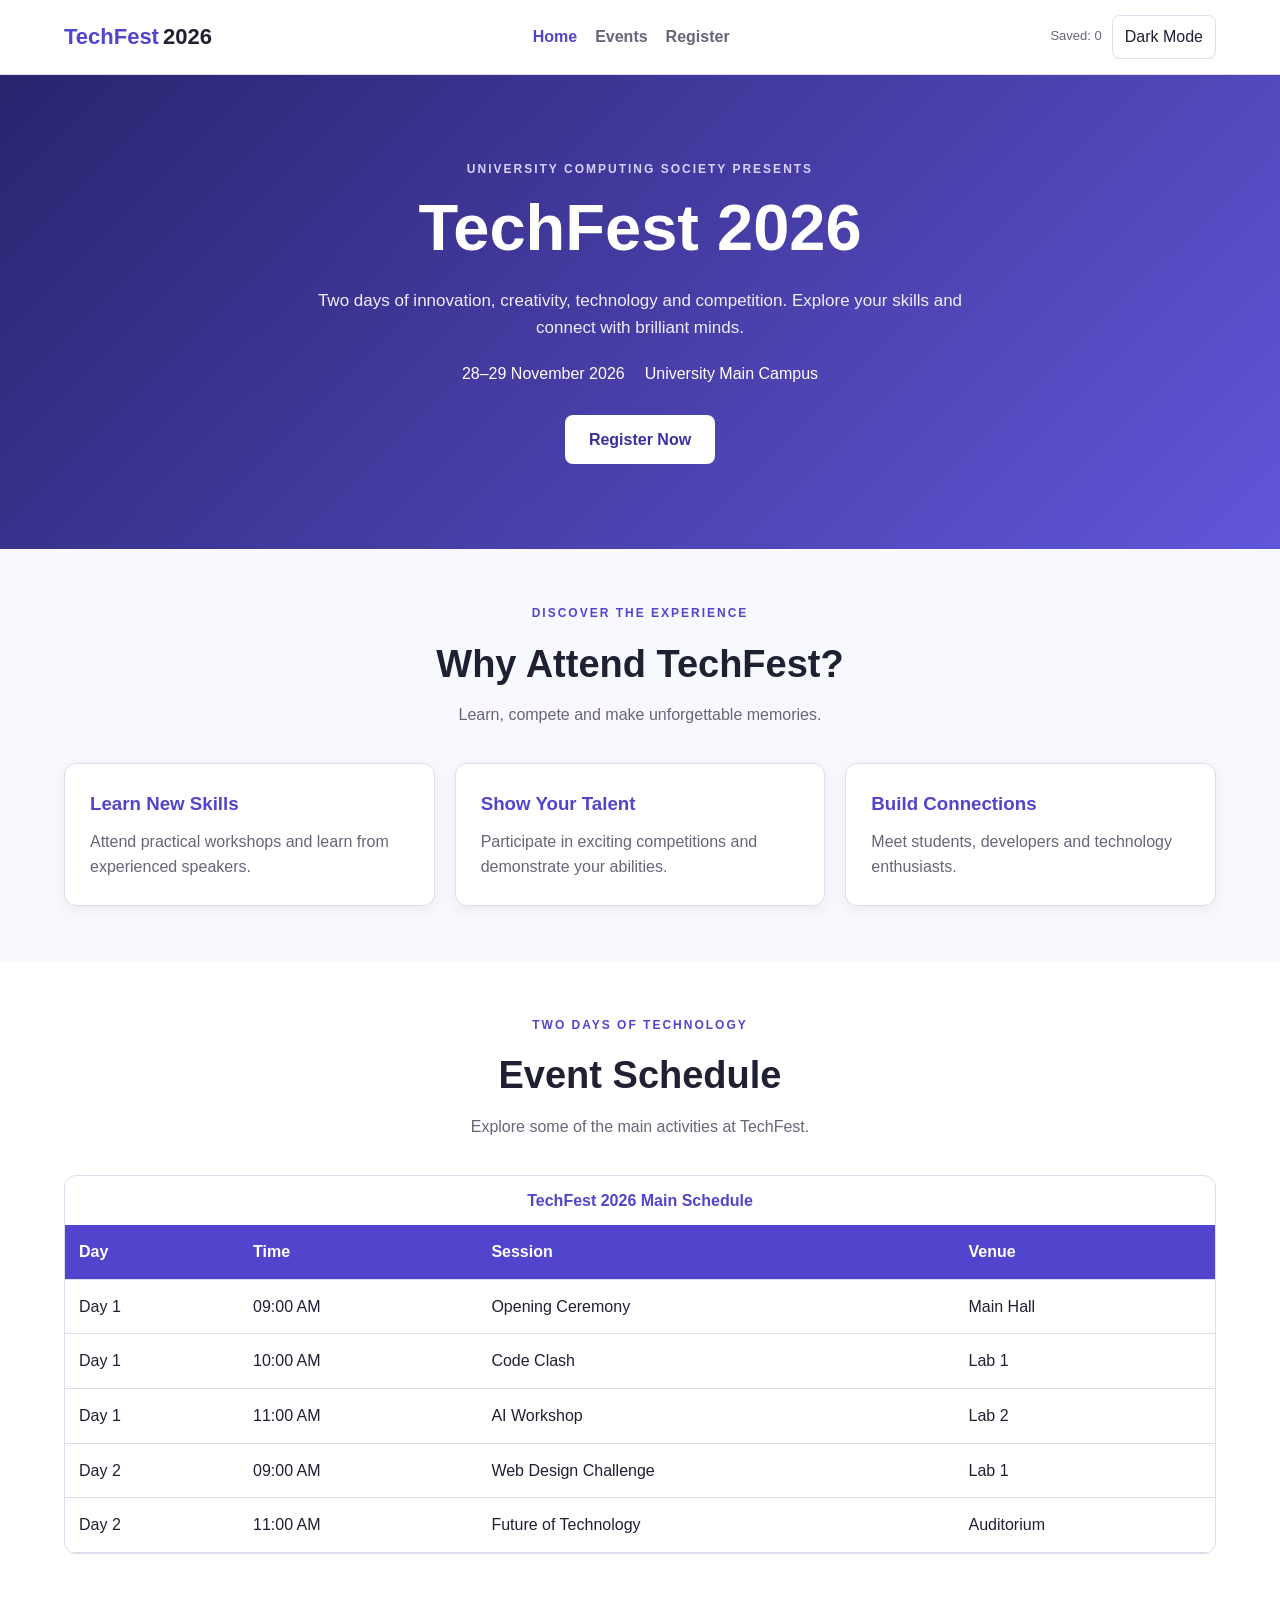
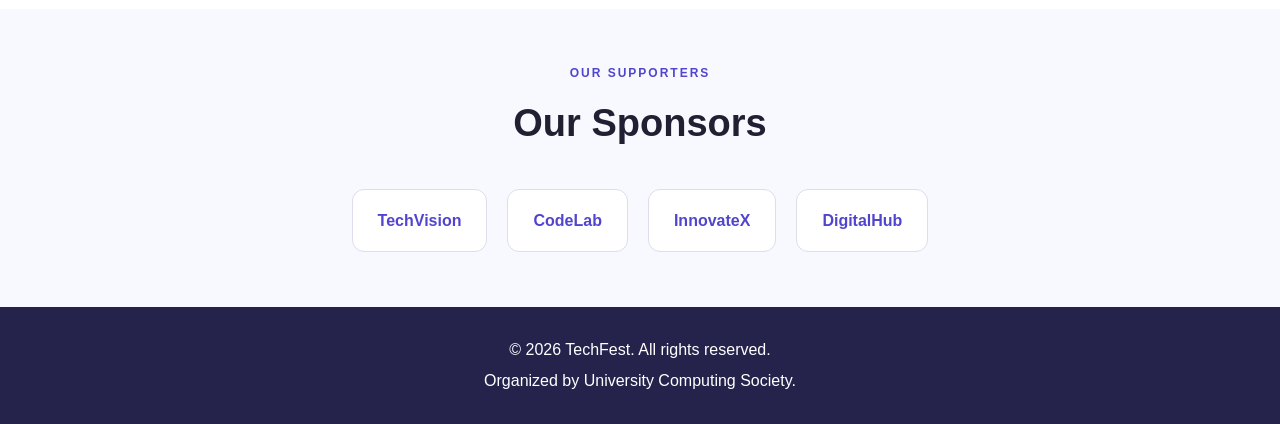
<file: index.html>
<!DOCTYPE html>
<html lang="en">
<head>
    <meta charset="UTF-8">
    <meta name="viewport" content="width=device-width, initial-scale=1.0">
    <meta name="description" content="Join TechFest 2026 for exciting competitions, workshops and technology talks.">
    <title>TechFest 2026 | Home</title>
    <link rel="stylesheet" href="style.css">
    <script src="script.js" defer></script>
</head>
<body>

<header class="site-header">
    <nav class="navbar container" aria-label="Main navigation">
        <a href="index.html" class="logo">TechFest<span>2026</span></a>

        <div class="nav-links">
            <a href="index.html" aria-current="page">Home</a>
            <a href="events.html">Events</a>
            <a href="register.html">Register</a>
        </div>

        <div class="nav-actions">
            <span class="saved-count">Saved: <span id="savedCount">0</span></span>
            <button id="themeToggle" class="theme-btn" type="button"
                aria-label="Toggle dark mode">Dark Mode</button>
        </div>
    </nav>
</header>

<main>

    <section class="hero">
        <div class="container hero-content">
            <p class="eyebrow">UNIVERSITY COMPUTING SOCIETY PRESENTS</p>
            <h1>TechFest 2026</h1>
            <p class="hero-text">
                Two days of innovation, creativity, technology and competition.
                Explore your skills and connect with brilliant minds.
            </p>

            <div class="hero-details">
                <span>28–29 November 2026</span>
                <span>University Main Campus</span>
            </div>

            <a href="register.html" class="btn btn-primary">Register Now</a>
        </div>
    </section>

    <section class="section container">
        <div class="section-heading">
            <p class="eyebrow">DISCOVER THE EXPERIENCE</p>
            <h2>Why Attend TechFest?</h2>
            <p>Learn, compete and make unforgettable memories.</p>
        </div>

        <div class="features-grid">
            <article class="feature-card">
                <h3>Learn New Skills</h3>
                <p>Attend practical workshops and learn from experienced speakers.</p>
            </article>

            <article class="feature-card">
                <h3>Show Your Talent</h3>
                <p>Participate in exciting competitions and demonstrate your abilities.</p>
            </article>

            <article class="feature-card">
                <h3>Build Connections</h3>
                <p>Meet students, developers and technology enthusiasts.</p>
            </article>
        </div>
    </section>

    <section class="section schedule-section">
        <div class="container">
            <div class="section-heading">
                <p class="eyebrow">TWO DAYS OF TECHNOLOGY</p>
                <h2>Event Schedule</h2>
                <p>Explore some of the main activities at TechFest.</p>
            </div>

            <div class="table-container">
                <table>
                    <caption>TechFest 2026 Main Schedule</caption>
                    <thead>
                        <tr>
                            <th scope="col">Day</th>
                            <th scope="col">Time</th>
                            <th scope="col">Session</th>
                            <th scope="col">Venue</th>
                        </tr>
                    </thead>
                    <tbody>
                        <tr>
                            <td>Day 1</td>
                            <td>09:00 AM</td>
                            <td>Opening Ceremony</td>
                            <td>Main Hall</td>
                        </tr>
                        <tr>
                            <td>Day 1</td>
                            <td>10:00 AM</td>
                            <td>Code Clash</td>
                            <td>Lab 1</td>
                        </tr>
                        <tr>
                            <td>Day 1</td>
                            <td>11:00 AM</td>
                            <td>AI Workshop</td>
                            <td>Lab 2</td>
                        </tr>
                        <tr>
                            <td>Day 2</td>
                            <td>09:00 AM</td>
                            <td>Web Design Challenge</td>
                            <td>Lab 1</td>
                        </tr>
                        <tr>
                            <td>Day 2</td>
                            <td>11:00 AM</td>
                            <td>Future of Technology</td>
                            <td>Auditorium</td>
                        </tr>
                    </tbody>
                </table>
            </div>
        </div>
    </section>

    <section class="section container">
        <div class="section-heading">
            <p class="eyebrow">OUR SUPPORTERS</p>
            <h2>Our Sponsors</h2>
        </div>

        <div class="sponsors">
            <span>TechVision</span>
            <span>CodeLab</span>
            <span>InnovateX</span>
            <span>DigitalHub</span>
        </div>
    </section>

</main>

<footer class="site-footer">
    <div class="container">
        <p>© 2026 TechFest. All rights reserved.</p>
        <p>Organized by University Computing Society.</p>
    </div>
</footer>

</body>
</html>
</file>
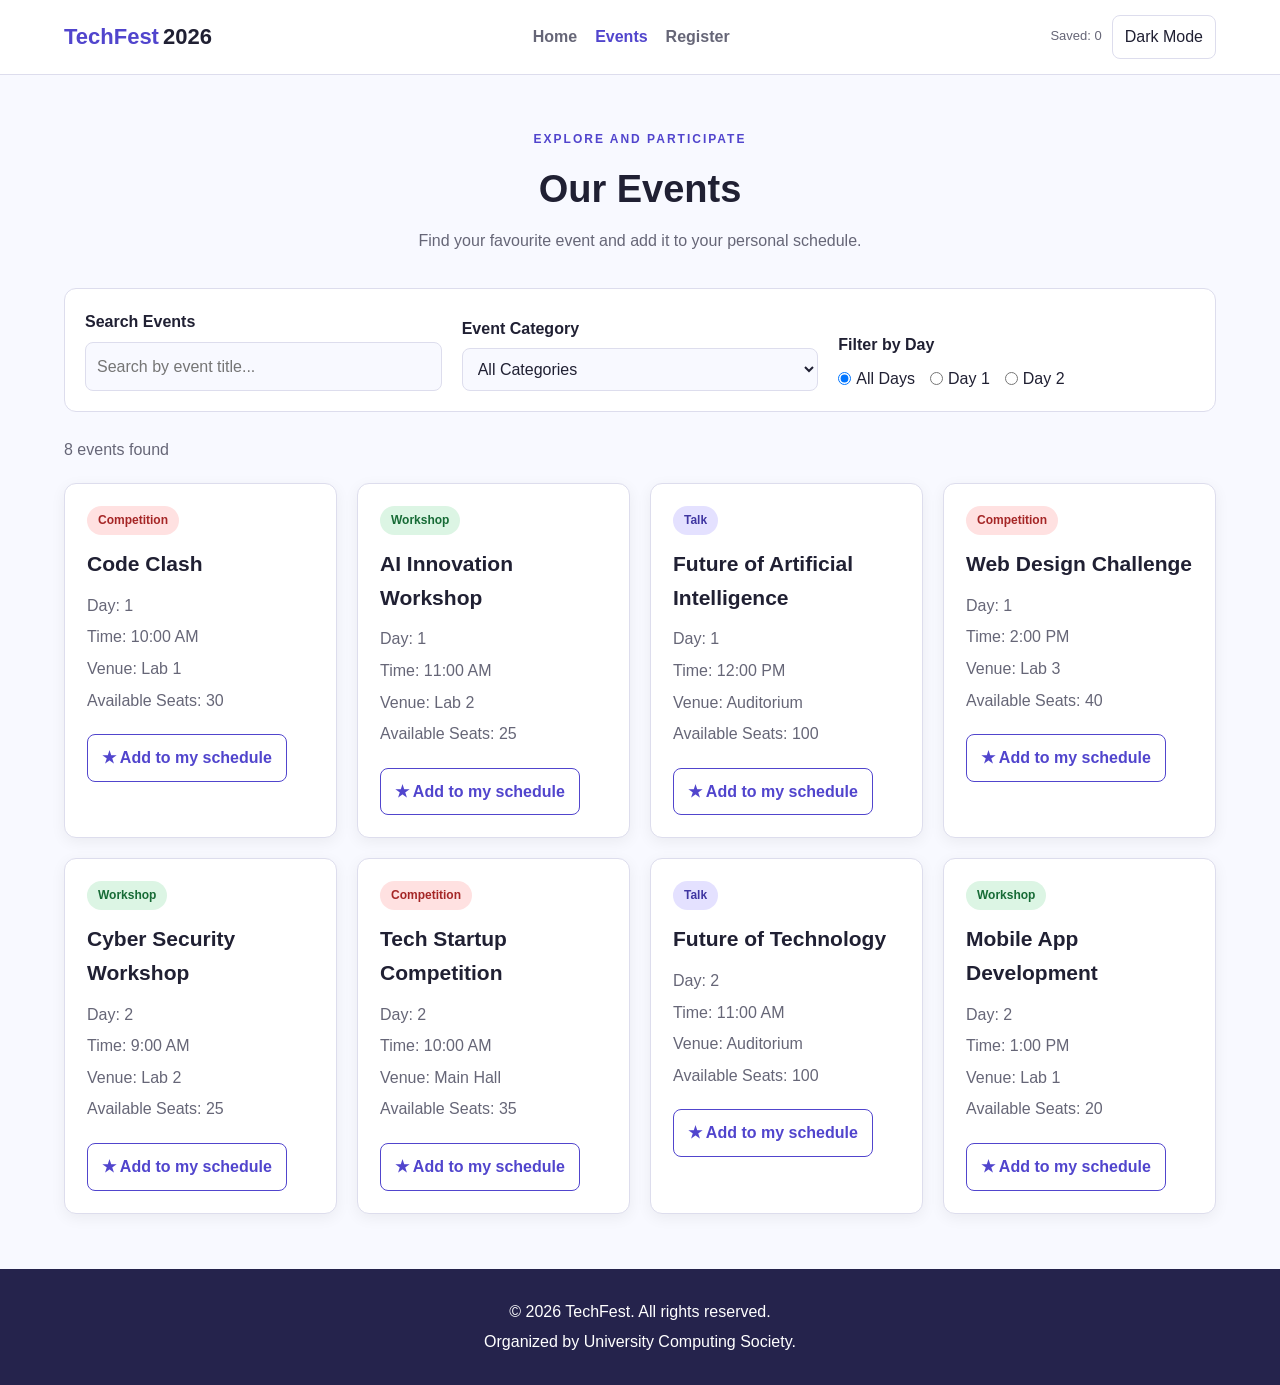
<file: events.html>
<!DOCTYPE html>
<html lang="en">
<head>
    <meta charset="UTF-8">
    <meta name="viewport" content="width=device-width, initial-scale=1.0">
    <meta name="description" content="Explore competitions, workshops and talks at TechFest 2026.">
    <title>TechFest 2026 | Events</title>
    <link rel="stylesheet" href="style.css">
    <script src="script.js" defer></script>
</head>
<body>

<header class="site-header">
    <nav class="navbar container" aria-label="Main navigation">
        <a href="index.html" class="logo">TechFest<span>2026</span></a>

        <div class="nav-links">
            <a href="index.html">Home</a>
            <a href="events.html" aria-current="page">Events</a>
            <a href="register.html">Register</a>
        </div>

        <div class="nav-actions">
            <span class="saved-count">Saved: <span id="savedCount">0</span></span>
            <button id="themeToggle" class="theme-btn" type="button"
                aria-label="Toggle dark mode">Dark Mode</button>
        </div>
    </nav>
</header>

<main class="container section">

    <div class="section-heading">
        <p class="eyebrow">EXPLORE AND PARTICIPATE</p>
        <h1>Our Events</h1>
        <p>Find your favourite event and add it to your personal schedule.</p>
    </div>

    <section class="filter-section" aria-label="Event search and filters">

        <div class="filter-group">
            <label for="searchInput">Search Events</label>
            <input type="search" id="searchInput"
                placeholder="Search by event title...">
        </div>

        <div class="filter-group">
            <label for="typeFilter">Event Category</label>
            <select id="typeFilter">
                <option value="all">All Categories</option>
                <option value="competition">Competitions</option>
                <option value="workshop">Workshops</option>
                <option value="talk">Talks</option>
            </select>
        </div>

        <fieldset class="day-filter">
            <legend>Filter by Day</legend>

            <label>
                <input type="radio" name="dayFilter" value="all" checked>
                All Days
            </label>

            <label>
                <input type="radio" name="dayFilter" value="1">
                Day 1
            </label>

            <label>
                <input type="radio" name="dayFilter" value="2">
                Day 2
            </label>
        </fieldset>

    </section>

    <p id="resultCount" class="result-count" aria-live="polite">
        Loading events...
    </p>

    <section id="eventsContainer" class="events-grid"
        aria-label="Available events">
    </section>

    <p id="noEvents" class="no-events" hidden>
        No events found. Try changing your search or filters.
    </p>

</main>

<footer class="site-footer">
    <div class="container">
        <p>© 2026 TechFest. All rights reserved.</p>
        <p>Organized by University Computing Society.</p>
    </div>
</footer>

</body>
</html>
</file>
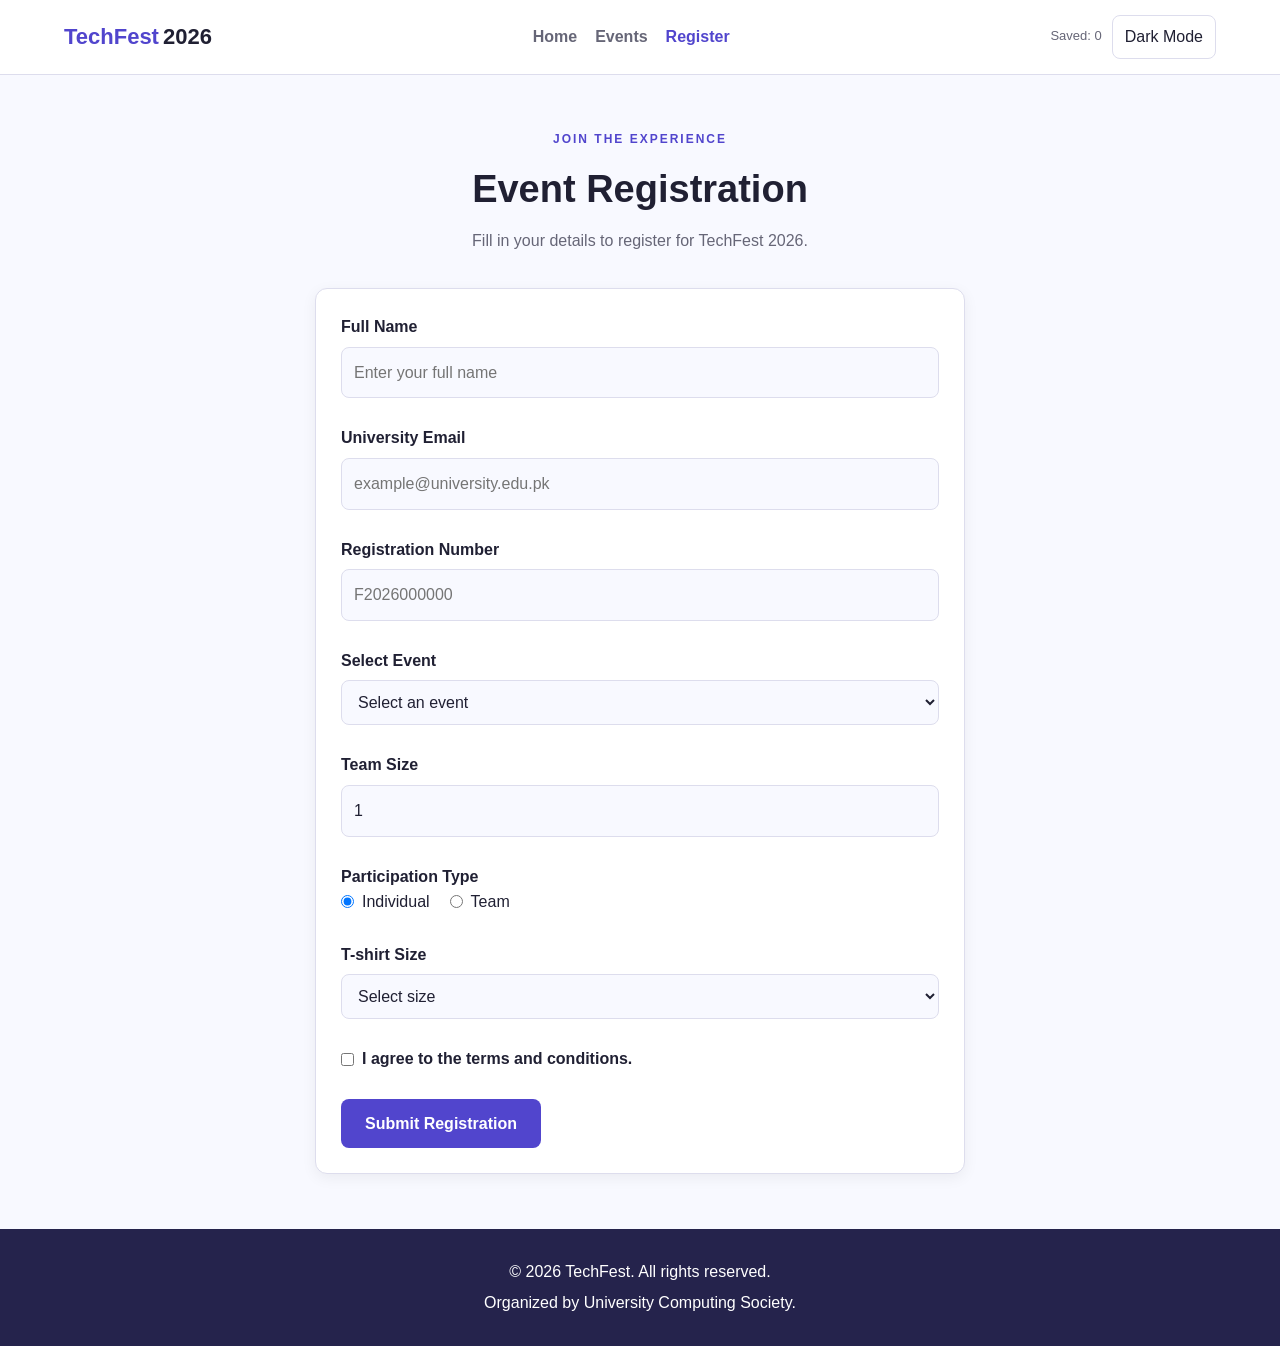
<file: register.html>
<!DOCTYPE html>
<html lang="en">
<head>
    <meta charset="UTF-8">
    <meta name="viewport" content="width=device-width, initial-scale=1.0">
    <meta name="description" content="Register for TechFest 2026 university events.">
    <title>TechFest 2026 | Register</title>
    <link rel="stylesheet" href="style.css">
    <script src="script.js" defer></script>
</head>
<body>

<header class="site-header">
    <nav class="navbar container" aria-label="Main navigation">
        <a href="index.html" class="logo">TechFest<span>2026</span></a>

        <div class="nav-links">
            <a href="index.html">Home</a>
            <a href="events.html">Events</a>
            <a href="register.html" aria-current="page">Register</a>
        </div>

        <div class="nav-actions">
            <span class="saved-count">Saved: <span id="savedCount">0</span></span>
            <button id="themeToggle" class="theme-btn" type="button"
                aria-label="Toggle dark mode">Dark Mode</button>
        </div>
    </nav>
</header>

<main class="container section">

    <div class="section-heading">
        <p class="eyebrow">JOIN THE EXPERIENCE</p>
        <h1>Event Registration</h1>
        <p>Fill in your details to register for TechFest 2026.</p>
    </div>

    <form id="registrationForm" class="registration-form" novalidate>

        <div class="form-group">
            <label for="fullName">Full Name</label>
            <input type="text" id="fullName" name="fullName"
                placeholder="Enter your full name" required>
            <small class="error" id="nameError"></small>
        </div>

        <div class="form-group">
            <label for="email">University Email</label>
            <input type="email" id="email" name="email"
                placeholder="example@university.edu.pk" required>
            <small class="error" id="emailError"></small>
        </div>

        <div class="form-group">
            <label for="regNumber">Registration Number</label>
            <input type="text" id="regNumber" name="regNumber"
                placeholder="F2026000000" required>
            <small class="error" id="regNumberError"></small>
        </div>

        <div class="form-group">
            <label for="eventSelect">Select Event</label>
            <select id="eventSelect" name="event" required>
                <option value="">Select an event</option>
            </select>
            <small class="error" id="eventError"></small>
        </div>

        <div class="form-group">
            <label for="teamSize">Team Size</label>
            <input type="number" id="teamSize" name="teamSize"
                min="1" max="4" value="1" required>
            <small class="error" id="teamSizeError"></small>
        </div>

        <fieldset class="form-group">
            <legend>Participation Type</legend>

            <div class="radio-options">
                <label>
                    <input type="radio" name="participation"
                        value="individual" checked>
                    Individual
                </label>

                <label>
                    <input type="radio" name="participation"
                        value="team">
                    Team
                </label>
            </div>

            <small class="error" id="participationError"></small>
        </fieldset>

        <div class="form-group">
            <label for="tshirt">T-shirt Size</label>
            <select id="tshirt" name="tshirt" required>
                <option value="">Select size</option>
                <option value="S">Small (S)</option>
                <option value="M">Medium (M)</option>
                <option value="L">Large (L)</option>
                <option value="XL">Extra Large (XL)</option>
            </select>
            <small class="error" id="tshirtError"></small>
        </div>

        <div class="form-group terms-group">
            <label>
                <input type="checkbox" id="terms" name="terms">
                I agree to the terms and conditions.
            </label>
            <small class="error" id="termsError"></small>
        </div>

        <button type="submit" class="btn btn-primary">
            Submit Registration
        </button>

    </form>

    <section id="successMessage" class="success-card" hidden
        aria-live="polite">
        <h2>Registration Successful!</h2>
        <p>Your registration details:</p>
        <div id="registrationSummary"></div>
        <button type="button" id="registerAgain" class="btn btn-primary">
            Register Another Event
        </button>
    </section>

</main>

<footer class="site-footer">
    <div class="container">
        <p>© 2026 TechFest. All rights reserved.</p>
        <p>Organized by University Computing Society.</p>
    </div>
</footer>

</body>
</html>
</file>
<file: style.css>
/* 1. Box Sizing Reset */
* {
    box-sizing: border-box;
    margin: 0;
    padding: 0;
}

:root {
    --primary: #5145cd;
    --primary-dark: #3930a0;
    --background: #f8f9ff;
    --surface: #ffffff;
    --text: #202033;
    --muted: #666677;
    --border: #dddded;
    --radius: 12px;
    --spacing: 16px;
    --shadow: 0 4px 15px rgba(0, 0, 0, 0.06);
}

/* 2. Dark Theme Variables */
@media (prefers-color-scheme: dark) {
    :root:not([data-theme="light"]) {
        --background: #151522;
        --surface: #222234;
        --text: #f3f3fa;
        --muted: #b6b6c8;
        --border: #414158;
        --shadow: 0 4px 15px rgba(0, 0, 0, 0.2);
    }
}

:root[data-theme="dark"] {
    --background: #151522;
    --surface: #222234;
    --text: #f3f3fa;
    --muted: #b6b6c8;
    --border: #414158;
    --shadow: 0 4px 15px rgba(0, 0, 0, 0.2);
}

/* 3. General Styling */
html {
    scroll-behavior: smooth;
}

body {
    font-family: Arial, sans-serif;
    background: var(--background);
    color: var(--text);
    line-height: 1.6;
    min-width: 320px;
}

.container {
    width: 90%;
    max-width: 1200px;
    margin: auto;
}

a {
    color: inherit;
    text-decoration: none;
}

button,
input,
select {
    font: inherit;
}

button {
    cursor: pointer;
}

:focus-visible {
    outline: 3px solid #f0a500;
    outline-offset: 3px;
}

/* 4. Navbar */
.site-header {
    background: var(--surface);
    border-bottom: 1px solid var(--border);
}

.navbar {
    display: flex;
    flex-wrap: wrap;
    align-items: center;
    justify-content: space-between;
    gap: 12px;
    padding: 15px 0;
}

.logo {
    font-size: 22px;
    font-weight: bold;
    color: var(--primary);
}

.logo span {
    color: var(--text);
    margin-left: 4px;
}

.nav-links {
    display: flex;
    gap: 18px;
    flex-wrap: wrap;
}

.nav-links a {
    font-weight: 600;
    color: var(--muted);
}

.nav-links a:hover,
.nav-links a[aria-current="page"] {
    color: var(--primary);
}

.nav-actions {
    display: flex;
    align-items: center;
    gap: 10px;
}

.saved-count {
    font-size: 13px;
    color: var(--muted);
    white-space: nowrap;
}

.theme-btn {
    padding: 8px 12px;
    border: 1px solid var(--border);
    border-radius: 8px;
    background: var(--surface);
    color: var(--text);
}

/* 5. Hero Section */
.hero {
    background: linear-gradient(135deg, #29246f, #6256d9);
    color: white;
    padding: 85px 0;
}

.hero-content {
    text-align: center;
    max-width: 800px;
}

.eyebrow {
    color: var(--primary);
    font-size: 12px;
    font-weight: bold;
    letter-spacing: 2px;
    margin-bottom: 10px;
}

.hero .eyebrow {
    color: #d7d3ff;
}

.hero h1 {
    font-size: clamp(36px, 7vw, 65px);
    line-height: 1.2;
    margin-bottom: 20px;
}

.hero-text {
    max-width: 650px;
    margin: 0 auto 20px;
    color: #eeeeff;
    font-size: 17px;
}

.hero-details {
    display: flex;
    flex-wrap: wrap;
    justify-content: center;
    gap: 20px;
    margin-bottom: 28px;
}

/* 6. Buttons */
.btn {
    display: inline-block;
    padding: 12px 24px;
    border: none;
    border-radius: 8px;
    font-weight: bold;
    text-align: center;
}

.btn-primary {
    background: var(--primary);
    color: white;
}

.hero .btn-primary {
    background: white;
    color: #3930a0;
}

.btn-primary:hover {
    opacity: 0.85;
}

/* 7. Sections */
.section {
    padding-top: 55px;
    padding-bottom: 55px;
}

.section-heading {
    text-align: center;
    margin-bottom: 35px;
}

.section-heading h1,
.section-heading h2 {
    font-size: clamp(28px, 5vw, 38px);
    margin-bottom: 8px;
}

.section-heading p:not(.eyebrow) {
    color: var(--muted);
}

/* 8. Feature Cards */
.features-grid {
    display: grid;
    grid-template-columns: 1fr;
    gap: 20px;
}

.feature-card {
    padding: 25px;
    border-radius: var(--radius);
    background: var(--surface);
    box-shadow: var(--shadow);
    border: 1px solid var(--border);
}

.feature-card h3 {
    margin-bottom: 10px;
    color: var(--primary);
}

.feature-card p {
    color: var(--muted);
}

/* 9. Schedule Table */
.schedule-section {
    background: var(--surface);
}

.table-container {
    overflow-x: auto;
    border: 1px solid var(--border);
    border-radius: var(--radius);
}

table {
    width: 100%;
    min-width: 550px;
    border-collapse: collapse;
    text-align: left;
}

caption {
    padding: 12px;
    font-weight: bold;
    color: var(--primary);
}

th,
td {
    padding: 14px;
    border-bottom: 1px solid var(--border);
}

th {
    background: var(--primary);
    color: white;
}

tbody tr:hover {
    background: var(--background);
}

/* 10. Sponsors */
.sponsors {
    display: flex;
    flex-wrap: wrap;
    justify-content: center;
    align-items: center;
    gap: 20px;
}

.sponsors span {
    padding: 18px 25px;
    background: var(--surface);
    border: 1px solid var(--border);
    border-radius: var(--radius);
    font-weight: bold;
    color: var(--primary);
}

/* 11. Events Search and Filters */
.filter-section {
    display: grid;
    grid-template-columns: 1fr;
    gap: 20px;
    background: var(--surface);
    border: 1px solid var(--border);
    border-radius: var(--radius);
    padding: 20px;
    margin-bottom: 25px;
}

.filter-group {
    display: flex;
    flex-direction: column;
    gap: 7px;
}

.filter-group label,
.day-filter legend {
    font-weight: bold;
}

.filter-group input,
.filter-group select {
    width: 100%;
    padding: 11px;
    border: 1px solid var(--border);
    border-radius: 8px;
    background: var(--background);
    color: var(--text);
}

.day-filter {
    border: none;
    display: flex;
    flex-wrap: wrap;
    gap: 15px;
}

.day-filter legend {
    margin-bottom: 8px;
}

.day-filter label {
    display: flex;
    align-items: center;
    gap: 5px;
}

.result-count {
    color: var(--muted);
    margin-bottom: 20px;
}

/* 12. Event Cards Grid */
.events-grid {
    display: grid;
    grid-template-columns: 1fr;
    gap: 20px;
}

.event-card {
    background: var(--surface);
    border: 1px solid var(--border);
    border-radius: var(--radius);
    padding: 22px;
    box-shadow: var(--shadow);
}

.event-card h2 {
    font-size: 21px;
    margin: 12px 0;
}

.event-card p {
    color: var(--muted);
    margin: 6px 0;
}

.category-badge {
    display: inline-block;
    padding: 5px 11px;
    border-radius: 20px;
    font-size: 12px;
    font-weight: bold;
    text-transform: capitalize;
}

.competition {
    background: #ffe1e1;
    color: #a52626;
}

.workshop {
    background: #dcf5e4;
    color: #176b36;
}

.talk {
    background: #e4e1ff;
    color: #4036a2;
}

.save-btn {
    margin-top: 15px;
    padding: 10px 14px;
    border: 1px solid var(--primary);
    border-radius: 8px;
    background: transparent;
    color: var(--primary);
    font-weight: bold;
}

.save-btn:hover {
    background: var(--primary);
    color: white;
}

.no-events {
    text-align: center;
    padding: 30px;
    color: var(--muted);
}

/* 13. Registration Form */
.registration-form {
    max-width: 650px;
    margin: auto;
    padding: 25px;
    background: var(--surface);
    border: 1px solid var(--border);
    border-radius: var(--radius);
    box-shadow: var(--shadow);
}

.form-group {
    display: flex;
    flex-direction: column;
    gap: 7px;
    margin-bottom: 20px;
    border: none;
}

.form-group > label,
.form-group > legend {
    font-weight: bold;
}

.form-group input:not([type="radio"]):not([type="checkbox"]),
.form-group select {
    width: 100%;
    padding: 12px;
    border: 1px solid var(--border);
    border-radius: 8px;
    background: var(--background);
    color: var(--text);
}

.radio-options {
    display: flex;
    gap: 20px;
}

.radio-options label,
.terms-group label {
    display: flex;
    align-items: center;
    gap: 8px;
}

.error {
    color: #e05252;
    font-size: 13px;
    min-height: 0;
}

.error:not(:empty) {
    display: block;
}

.success-card {
    max-width: 650px;
    margin: 25px auto;
    padding: 25px;
    border-radius: var(--radius);
    border: 1px solid #32a36a;
    background: var(--surface);
}

.success-card h2 {
    color: #32a36a;
    margin-bottom: 12px;
}

.success-card p,
.success-card div {
    margin-bottom: 10px;
}

.success-card .btn {
    margin-top: 15px;
}

/* 14. Footer */
.site-footer {
    background: #25234c;
    color: white;
    text-align: center;
    padding: 25px 0;
}

.site-footer p {
    margin: 5px 0;
}

/* 15. Tablet Layout */
@media (min-width: 640px) {
    .features-grid {
        grid-template-columns: repeat(2, 1fr);
    }

    .filter-section {
        grid-template-columns: repeat(2, 1fr);
    }

    .events-grid {
        grid-template-columns: repeat(2, 1fr);
    }
}

/* 16. Desktop Layout */
@media (min-width: 1024px) {
    .features-grid {
        grid-template-columns: repeat(3, 1fr);
    }

    .filter-section {
        grid-template-columns: 1fr 1fr 1fr;
        align-items: end;
    }

    .events-grid {
        grid-template-columns: repeat(4, 1fr);
    }
}
</file>
